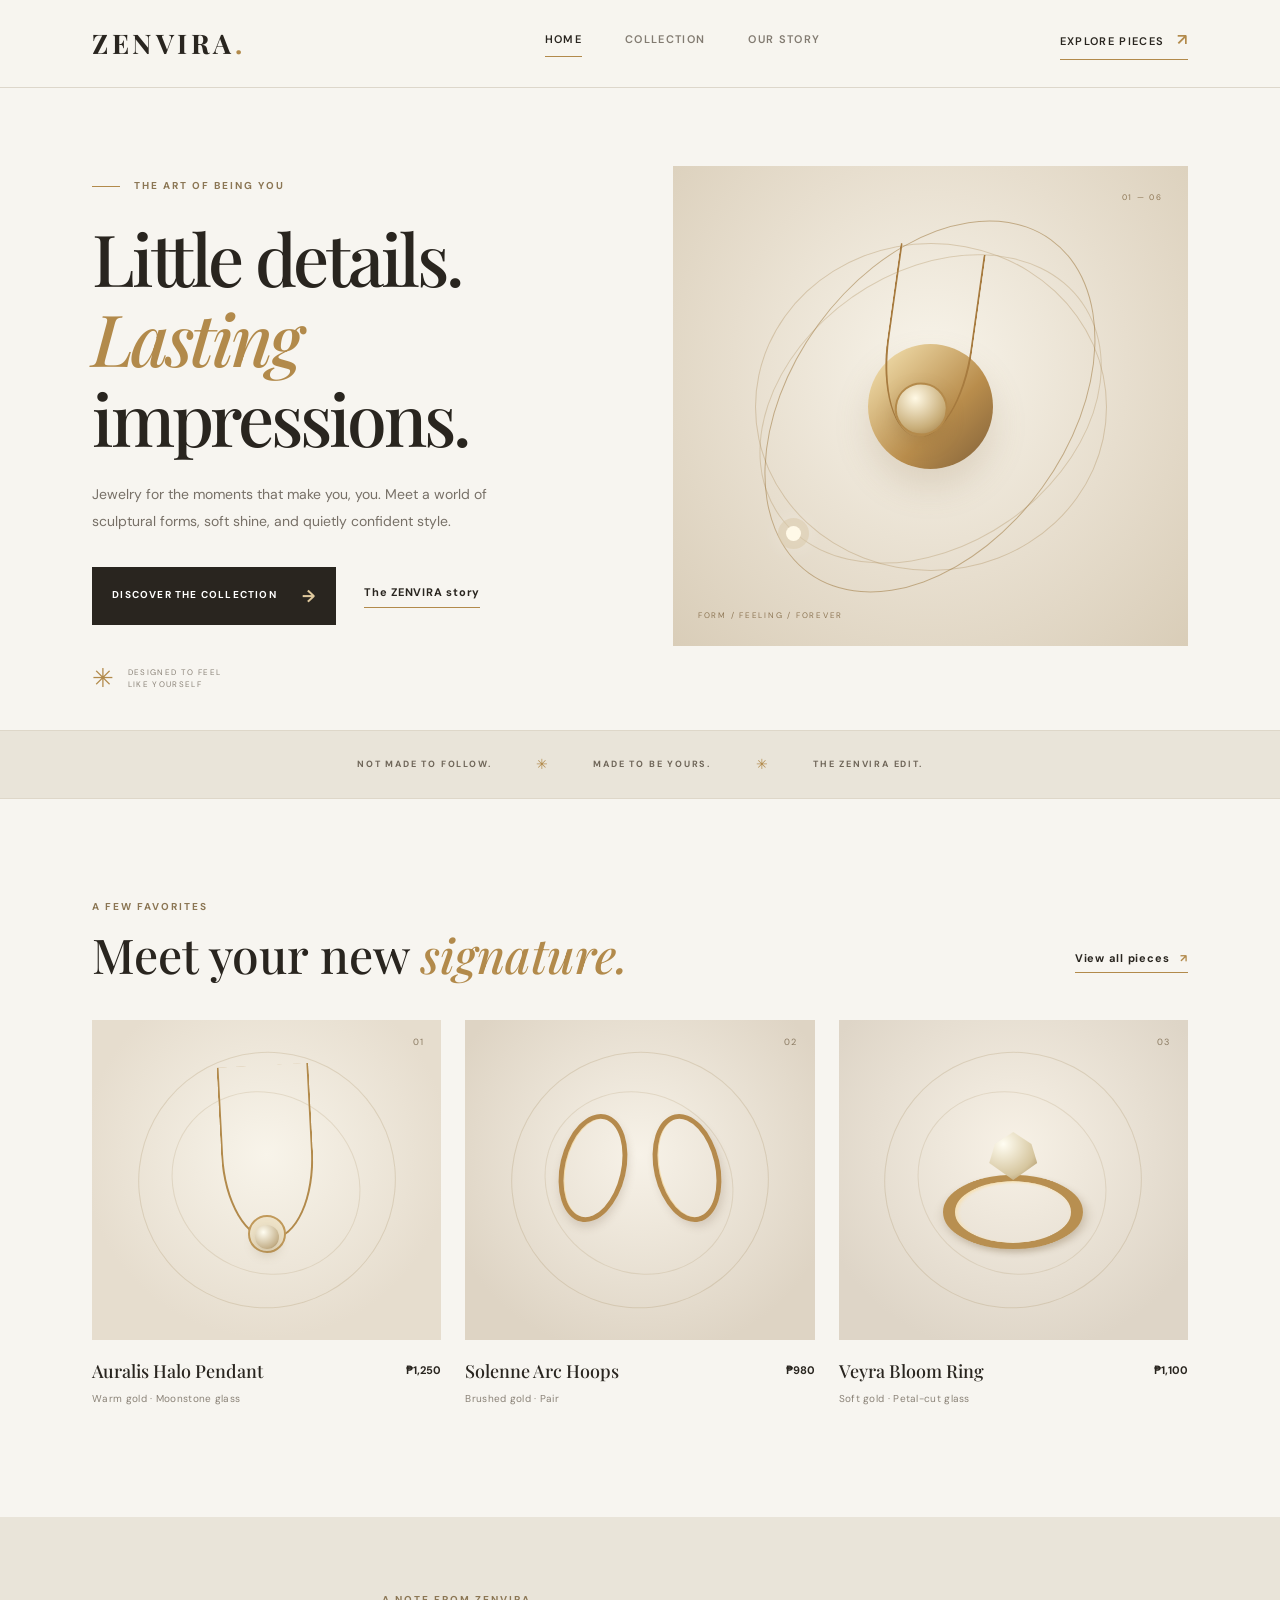
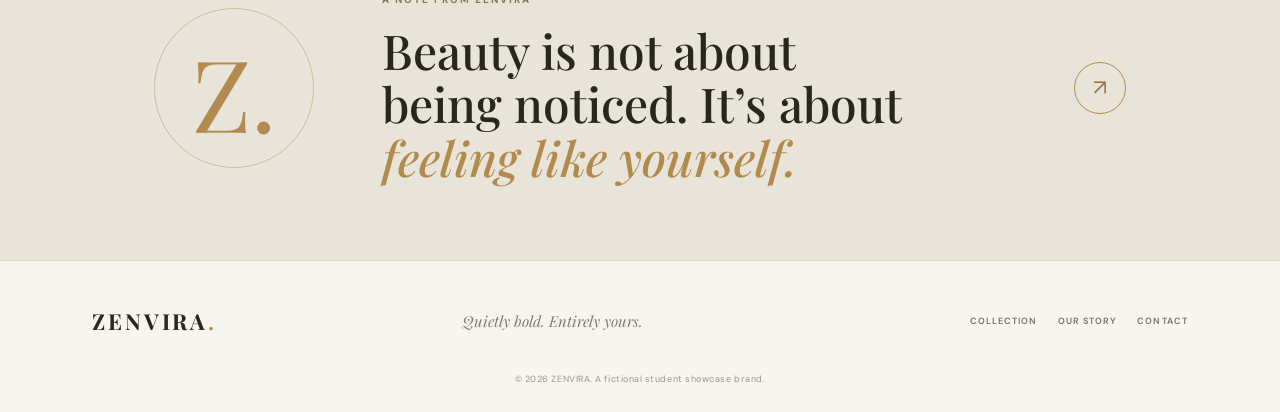
<file: index.html>
<!DOCTYPE html>
<html lang="en">
<head>
  <meta charset="UTF-8">
  <meta name="viewport" content="width=device-width, initial-scale=1.0">
  <meta name="description" content="Discover ZENVIRA, an original fictional jewelry collection shaped by quiet elegance and modern artistry.">
  <title>ZENVIRA | Jewelry, Reimagined</title>
  <link rel="stylesheet" href="css/style.css">
</head>
<body>
  <header class="site-header">
    <a class="brand" href="index.html" aria-label="ZENVIRA home">ZENVIRA<span>.</span></a>
    <nav class="main-nav" aria-label="Main navigation">
      <a class="active" href="index.html">Home</a>
      <a href="gallery.html">Collection</a>
      <a href="about.html">Our Story</a>
    </nav>
    <a class="header-link" href="gallery.html">Explore pieces <span>↗</span></a>
  </header>

  <main>
    <section class="hero">
      <div class="hero-copy">
        <p class="eyebrow"><span class="eyebrow-line"></span> THE ART OF BEING YOU</p>
        <h1>Little details.<br><em>Lasting</em> impressions.</h1>
        <p class="hero-description">Jewelry for the moments that make you, you. Meet a world of sculptural forms, soft shine, and quietly confident style.</p>
        <div class="hero-actions">
          <a class="button button-dark" href="gallery.html">Discover the collection <span>→</span></a>
          <a class="text-link" href="about.html">The ZENVIRA story</a>
        </div>
        <div class="hero-note"><span class="note-star">✳</span><span>DESIGNED TO FEEL<br>LIKE YOURSELF</span></div>
      </div>
      <div class="hero-art" aria-label="Abstract golden jewelry-inspired artwork">
        <div class="art-orbit orbit-one"></div>
        <div class="art-orbit orbit-two"></div>
        <div class="art-sun"></div>
        <div class="art-pendant"><span></span></div>
        <div class="art-stone"></div>
        <div class="art-caption">FORM / FEELING / FOREVER</div>
        <div class="art-index">01 — 06</div>
      </div>
    </section>

    <section class="intro-strip">
      <p>NOT MADE TO FOLLOW.</p>
      <span class="strip-symbol">✳</span>
      <p>MADE TO BE YOURS.</p>
      <span class="strip-symbol">✳</span>
      <p>THE ZENVIRA EDIT.</p>
    </section>

    <section class="featured section-wrap">
      <div class="section-heading">
        <div><p class="eyebrow">A FEW FAVORITES</p><h2>Meet your new <em>signature.</em></h2></div>
        <a class="text-link" href="gallery.html">View all pieces <span>↗</span></a>
      </div>
      <div class="product-grid">
        <article class="product-card">
          <a class="product-art art-pendant-card" href="gallery.html#auralis" aria-label="View Auralis Halo Pendant"><span class="jewel-chain"></span><span class="jewel-loop"></span><span class="jewel-gem"></span><span class="art-number">01</span></a>
          <div class="product-info"><div><h3>Auralis Halo Pendant</h3><p>Warm gold · Moonstone glass</p></div><span class="price">₱1,250</span></div>
        </article>
        <article class="product-card">
          <a class="product-art art-earrings-card" href="gallery.html#solenne" aria-label="View Solenne Arc Hoops"><span class="hoop hoop-left"></span><span class="hoop hoop-right"></span><span class="art-number">02</span></a>
          <div class="product-info"><div><h3>Solenne Arc Hoops</h3><p>Brushed gold · Pair</p></div><span class="price">₱980</span></div>
        </article>
        <article class="product-card">
          <a class="product-art art-ring-card" href="gallery.html#veyra" aria-label="View Veyra Bloom Ring"><span class="ring-band"></span><span class="ring-stone"></span><span class="art-number">03</span></a>
          <div class="product-info"><div><h3>Veyra Bloom Ring</h3><p>Soft gold · Petal-cut glass</p></div><span class="price">₱1,100</span></div>
        </article>
      </div>
    </section>

    <section class="manifesto">
      <div class="manifesto-mark">Z.</div>
      <div><p class="eyebrow">A NOTE FROM ZENVIRA</p><h2>Beauty is not about<br>being noticed. It’s about<br><em>feeling like yourself.</em></h2></div>
      <a class="circle-link" href="about.html" aria-label="Read our story">↗</a>
    </section>
  </main>

  <footer class="site-footer">
    <a class="brand footer-brand" href="index.html">ZENVIRA<span>.</span></a>
    <p>Quietly bold. Entirely yours.</p>
    <div class="footer-links"><a href="gallery.html">Collection</a><a href="about.html">Our story</a><a href="mailto:hello@zenvira.example">Contact</a></div>
    <small>© 2026 ZENVIRA. A fictional student showcase brand.</small>
  </footer>
</body>
</html>
</file>
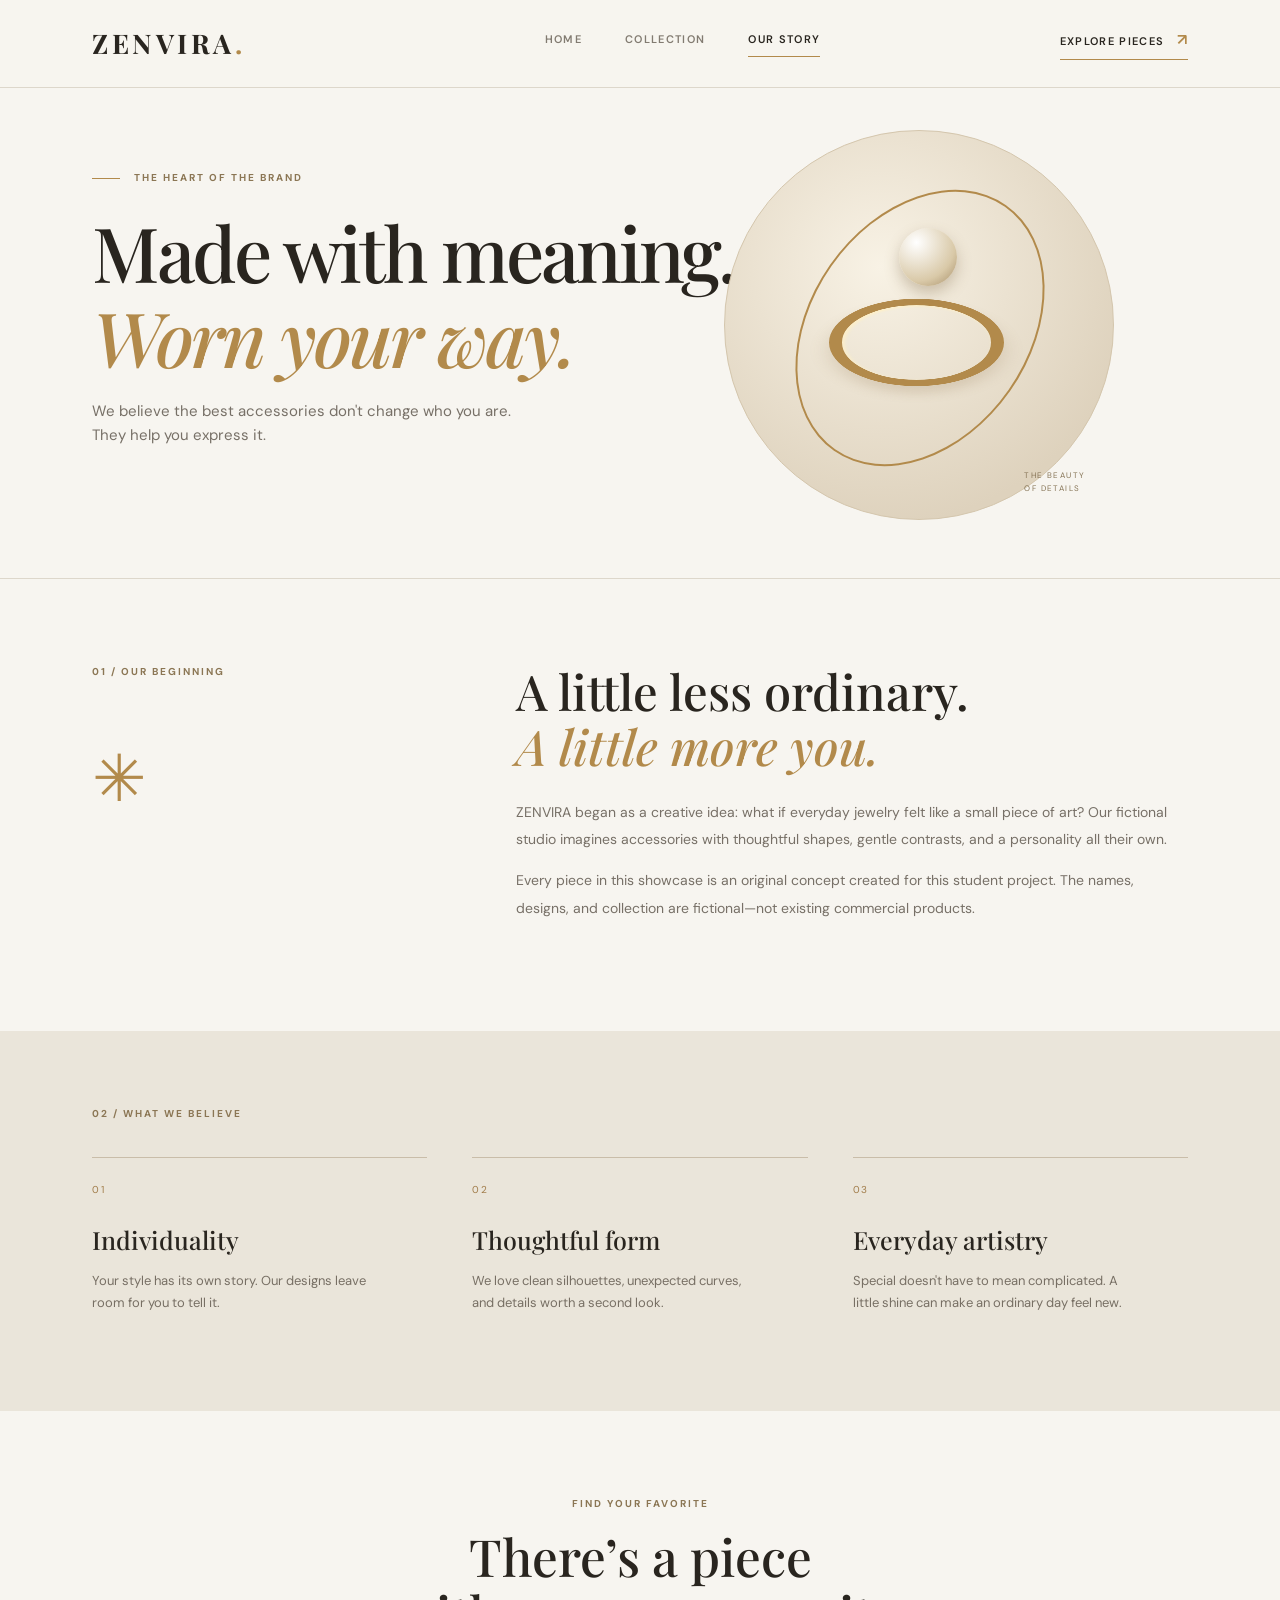
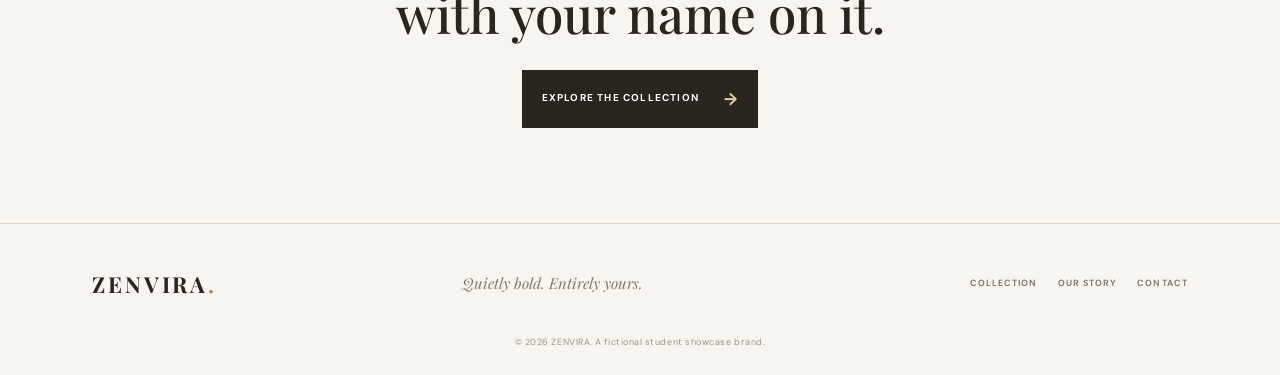
<file: about.html>
<!DOCTYPE html>
<html lang="en">
<head>
  <meta charset="UTF-8">
  <meta name="viewport" content="width=device-width, initial-scale=1.0">
  <meta name="description" content="Learn about the inspiration and design philosophy behind fictional jewelry brand ZENVIRA.">
  <title>Our Story | ZENVIRA</title>
  <link rel="stylesheet" href="css/style.css">
</head>
<body>
  <header class="site-header">
    <a class="brand" href="index.html">ZENVIRA<span>.</span></a>
    <nav class="main-nav" aria-label="Main navigation"><a href="index.html">Home</a><a href="gallery.html">Collection</a><a class="active" href="about.html">Our Story</a></nav>
    <a class="header-link" href="gallery.html">Explore pieces <span>↗</span></a>
  </header>
  <main>
    <section class="page-hero about-hero">
      <p class="eyebrow"><span class="eyebrow-line"></span> THE HEART OF THE BRAND</p>
      <h1>Made with meaning.<br><em>Worn your way.</em></h1>
      <p>We believe the best accessories don't change who you are. They help you express it.</p>
      <div class="about-art" aria-hidden="true"><div class="about-ring"></div><div class="about-pearl"></div><div class="about-arc"></div><span>THE BEAUTY<br>OF DETAILS</span></div>
    </section>
    <section class="story-section section-wrap">
      <div class="story-label"><p class="eyebrow">01 / OUR BEGINNING</p><span class="big-asterisk">✳</span></div>
      <div class="story-copy"><h2>A little less ordinary.<br><em>A little more you.</em></h2><p>ZENVIRA began as a creative idea: what if everyday jewelry felt like a small piece of art? Our fictional studio imagines accessories with thoughtful shapes, gentle contrasts, and a personality all their own.</p><p>Every piece in this showcase is an original concept created for this student project. The names, designs, and collection are fictional—not existing commercial products.</p></div>
    </section>
    <section class="values-section">
      <div class="section-wrap">
        <p class="eyebrow">02 / WHAT WE BELIEVE</p>
        <div class="values-grid">
          <article><span>01</span><h3>Individuality</h3><p>Your style has its own story. Our designs leave room for you to tell it.</p></article>
          <article><span>02</span><h3>Thoughtful form</h3><p>We love clean silhouettes, unexpected curves, and details worth a second look.</p></article>
          <article><span>03</span><h3>Everyday artistry</h3><p>Special doesn't have to mean complicated. A little shine can make an ordinary day feel new.</p></article>
        </div>
      </div>
    </section>
    <section class="about-cta section-wrap"><p class="eyebrow">FIND YOUR FAVORITE</p><h2>There’s a piece<br>with your name on it.</h2><a class="button button-dark" href="gallery.html">Explore the collection <span>→</span></a></section>
  </main>
  <footer class="site-footer"><a class="brand footer-brand" href="index.html">ZENVIRA<span>.</span></a><p>Quietly bold. Entirely yours.</p><div class="footer-links"><a href="gallery.html">Collection</a><a href="about.html">Our story</a><a href="mailto:hello@zenvira.example">Contact</a></div><small>© 2026 ZENVIRA. A fictional student showcase brand.</small></footer>
</body>
</html>
</file>
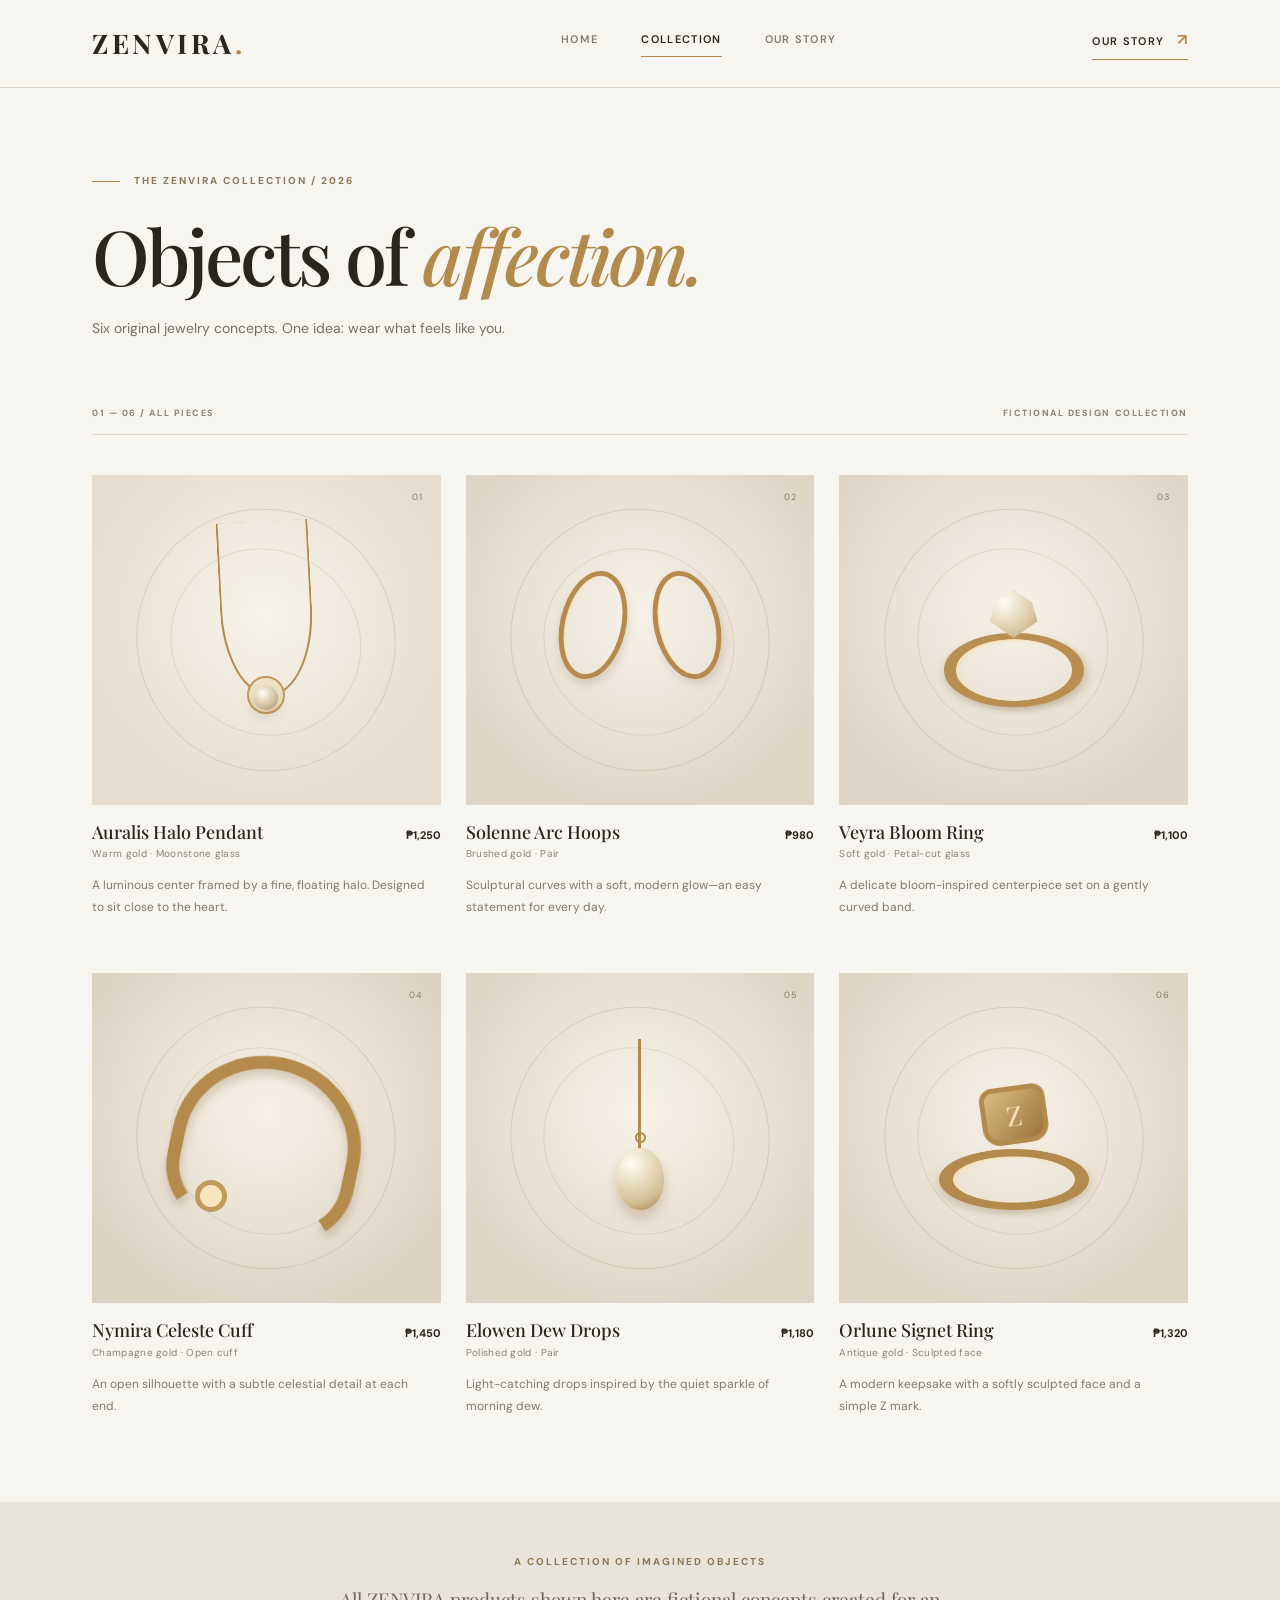
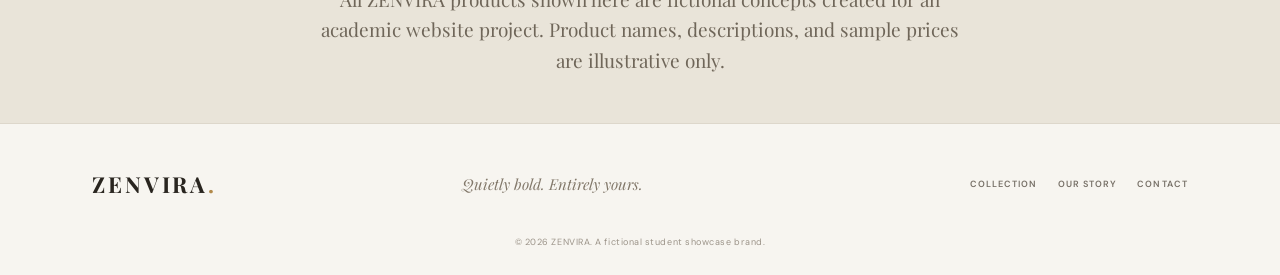
<file: gallery.html>
<!DOCTYPE html>
<html lang="en">
<head>
  <meta charset="UTF-8">
  <meta name="viewport" content="width=device-width, initial-scale=1.0">
  <meta name="description" content="Explore the original fictional jewelry concepts in the ZENVIRA collection.">
  <title>The Collection | ZENVIRA</title>
  <link rel="stylesheet" href="css/style.css">
</head>
<body>
  <header class="site-header">
    <a class="brand" href="index.html">ZENVIRA<span>.</span></a>
    <nav class="main-nav" aria-label="Main navigation"><a href="index.html">Home</a><a class="active" href="gallery.html">Collection</a><a href="about.html">Our Story</a></nav>
    <a class="header-link" href="about.html">Our story <span>↗</span></a>
  </header>
  <main>
    <section class="gallery-heading section-wrap">
      <p class="eyebrow"><span class="eyebrow-line"></span> THE ZENVIRA COLLECTION / 2026</p>
      <h1>Objects of <em>affection.</em></h1>
      <p>Six original jewelry concepts. One idea: wear what feels like you.</p>
      <div class="collection-meta"><span>01 — 06 / ALL PIECES</span><span>FICTIONAL DESIGN COLLECTION</span></div>
    </section>
    <section class="gallery-grid section-wrap">
      <article class="gallery-card" id="auralis"><div class="product-art art-pendant-card"><span class="jewel-chain"></span><span class="jewel-loop"></span><span class="jewel-gem"></span><span class="art-number">01</span></div><div class="product-info"><div><h2>Auralis Halo Pendant</h2><p>Warm gold · Moonstone glass</p></div><span class="price">₱1,250</span></div><p class="product-description">A luminous center framed by a fine, floating halo. Designed to sit close to the heart.</p></article>
      <article class="gallery-card" id="solenne"><div class="product-art art-earrings-card"><span class="hoop hoop-left"></span><span class="hoop hoop-right"></span><span class="art-number">02</span></div><div class="product-info"><div><h2>Solenne Arc Hoops</h2><p>Brushed gold · Pair</p></div><span class="price">₱980</span></div><p class="product-description">Sculptural curves with a soft, modern glow—an easy statement for every day.</p></article>
      <article class="gallery-card" id="veyra"><div class="product-art art-ring-card"><span class="ring-band"></span><span class="ring-stone"></span><span class="art-number">03</span></div><div class="product-info"><div><h2>Veyra Bloom Ring</h2><p>Soft gold · Petal-cut glass</p></div><span class="price">₱1,100</span></div><p class="product-description">A delicate bloom-inspired centerpiece set on a gently curved band.</p></article>
      <article class="gallery-card" id="nymira"><div class="product-art art-cuff-card"><span class="cuff-shape"></span><span class="cuff-glint"></span><span class="art-number">04</span></div><div class="product-info"><div><h2>Nymira Celeste Cuff</h2><p>Champagne gold · Open cuff</p></div><span class="price">₱1,450</span></div><p class="product-description">An open silhouette with a subtle celestial detail at each end.</p></article>
      <article class="gallery-card" id="elowen"><div class="product-art art-drop-card"><span class="drop-line"></span><span class="drop-gem"></span><span class="drop-second"></span><span class="art-number">05</span></div><div class="product-info"><div><h2>Elowen Dew Drops</h2><p>Polished gold · Pair</p></div><span class="price">₱1,180</span></div><p class="product-description">Light-catching drops inspired by the quiet sparkle of morning dew.</p></article>
      <article class="gallery-card" id="orlune"><div class="product-art art-sign-card"><span class="signet-band"></span><span class="signet-face">Z</span><span class="art-number">06</span></div><div class="product-info"><div><h2>Orlune Signet Ring</h2><p>Antique gold · Sculpted face</p></div><span class="price">₱1,320</span></div><p class="product-description">A modern keepsake with a softly sculpted face and a simple Z mark.</p></article>
    </section>
    <section class="collection-note"><p class="eyebrow">A COLLECTION OF IMAGINED OBJECTS</p><p>All ZENVIRA products shown here are fictional concepts created for an academic website project. Product names, descriptions, and sample prices are illustrative only.</p></section>
  </main>
  <footer class="site-footer"><a class="brand footer-brand" href="index.html">ZENVIRA<span>.</span></a><p>Quietly bold. Entirely yours.</p><div class="footer-links"><a href="gallery.html">Collection</a><a href="about.html">Our story</a><a href="mailto:hello@zenvira.example">Contact</a></div><small>© 2026 ZENVIRA. A fictional student showcase brand.</small></footer>
</body>
</html>
</file>
<file: css/style.css>
/* ZENVIRA — original jewelry showcase
   Built with HTML5 and CSS3 only. No JavaScript or frameworks. */
@import url('https://fonts.googleapis.com/css2?family=DM+Sans:wght@400;500;600;700&family=Playfair+Display:ital,wght@0,500;0,600;0,700;1,500;1,600&display=swap');

:root{--ink:#29251f;--muted:#777067;--paper:#f7f5f0;--cream:#eee9df;--gold:#b28a4b;--gold-light:#dfc99d;--line:#ddd7cb;--white:#fffdfa;--serif:'Playfair Display',Georgia,serif;--sans:'DM Sans',Arial,sans-serif}
*{box-sizing:border-box}
html{scroll-behavior:smooth}
body{margin:0;background:var(--paper);color:var(--ink);font-family:var(--sans);font-size:15px;line-height:1.65}
a{color:inherit;text-decoration:none}
.site-header{height:88px;padding:0 7.2%;display:flex;align-items:center;justify-content:space-between;border-bottom:1px solid var(--line);background:rgba(247,245,240,.96)}
.brand{font-family:var(--serif);font-size:27px;font-weight:700;letter-spacing:.13em}
.brand span{color:var(--gold)}
.main-nav{display:flex;gap:43px;margin-left:60px}
.main-nav a,.header-link,.footer-links a{font-size:11px;letter-spacing:.12em;text-transform:uppercase;font-weight:600}
.main-nav a{color:#827b71;transition:color .2s}
.main-nav a:hover,.main-nav a.active{color:var(--ink)}
.main-nav a.active:after{content:"";display:block;height:1px;background:var(--gold);margin-top:7px}
.header-link{border-bottom:1px solid var(--gold);padding-bottom:5px}
.header-link span{color:var(--gold);font-size:16px;margin-left:8px}
.hero{min-height:630px;display:grid;grid-template-columns:1fr 1fr;padding:65px 7.2% 70px;gap:6%;align-items:center}
.hero-copy{position:relative;padding:25px 0 35px}
.eyebrow{font-size:10px;letter-spacing:.2em;font-weight:700;color:#8b7654;margin:0 0 22px}
.eyebrow-line{display:inline-block;width:28px;height:1px;background:var(--gold);vertical-align:middle;margin-right:10px}
h1,h2,h3,p{margin-top:0}
h1,h2{font-family:var(--serif);font-weight:500;line-height:1.12}
.hero h1{font-size:clamp(48px,5.6vw,76px);letter-spacing:-.045em;margin-bottom:24px}
h1 em,h2 em{font-weight:500;color:var(--gold);font-style:italic}
.hero-description{max-width:430px;color:var(--muted);font-size:14px;line-height:1.9}
.hero-actions{display:flex;align-items:center;gap:28px;margin-top:32px;flex-wrap:wrap}
.button{display:inline-flex;align-items:center;gap:25px;padding:15px 20px;font-size:10px;letter-spacing:.12em;text-transform:uppercase;font-weight:700;transition:transform .2s,background .2s}
.button:hover{transform:translateY(-3px)}
.button-dark{background:var(--ink);color:white}
.button-dark span{color:var(--gold-light);font-size:17px}
.text-link{font-size:11px;font-weight:700;letter-spacing:.07em;border-bottom:1px solid var(--gold);padding-bottom:5px}
.text-link span{color:var(--gold);margin-left:7px}
.hero-note{position:absolute;bottom:-38px;left:0;display:flex;align-items:center;gap:12px;color:#8b8378;font-size:8px;line-height:1.5;letter-spacing:.17em}
.note-star{font-size:26px;color:var(--gold)}
.hero-art{height:480px;position:relative;overflow:hidden;background:#e8e1d4;background-image:radial-gradient(ellipse at 50% 42%,#f8f4ea 0,#e7dece 54%,#d9cdb8 100%)}
.hero-art:before{content:"";position:absolute;width:68%;height:68%;border:1px solid rgba(158,123,67,.3);border-radius:50%;left:16%;top:16%}
.art-orbit{position:absolute;border:1px solid rgba(158,123,67,.55);border-radius:50%;width:54%;height:86%;left:23%;top:7%;transform:rotate(36deg)}
.orbit-two{width:72%;height:57%;left:14%;top:22%;transform:rotate(-35deg);border-color:rgba(158,123,67,.28)}
.art-sun{position:absolute;width:125px;height:125px;border-radius:50%;background:linear-gradient(135deg,#f8e8b8,#b98d4c 60%,#806039);left:calc(50% - 62px);top:calc(50% - 62px);box-shadow:0 18px 35px #8d704533}
.art-pendant{position:absolute;left:calc(50% - 43px);top:17%;width:86px;height:190px;border:2px solid #a77b3f;border-top:0;border-bottom:0;border-radius:0 0 50% 50%;transform:rotate(8deg)}
.art-pendant span{position:absolute;width:53px;height:53px;border:2px solid #b48a4b;border-radius:50%;left:15px;bottom:2px;background:radial-gradient(circle at 35% 30%,#fff9e5,#c8ad78 65%,#9c753e);box-shadow:0 8px 18px #80603944}
.art-stone{position:absolute;width:15px;height:15px;background:#fff9e8;border-radius:50%;left:22%;bottom:22%;box-shadow:0 0 0 8px #d7c5a377,0 0 25px #fff}
.art-caption,.art-index{position:absolute;font-size:8px;letter-spacing:.22em;color:#8e7755}
.art-caption{bottom:24px;left:25px}.art-index{right:25px;top:25px}
.intro-strip{display:flex;align-items:center;justify-content:center;gap:45px;padding:22px 15px;background:#e9e4d9;border-top:1px solid #ded7c9;border-bottom:1px solid #ded7c9}
.intro-strip p{font-size:9px;letter-spacing:.2em;font-weight:700;margin:0;color:#6f6659}
.strip-symbol{font-size:14px;color:var(--gold)}
.section-wrap{padding-left:7.2%;padding-right:7.2%}
.featured{padding-top:100px;padding-bottom:110px}
.section-heading{display:flex;justify-content:space-between;align-items:end;margin-bottom:38px}
.section-heading .eyebrow{margin-bottom:13px}
.section-heading h2{font-size:clamp(32px,4vw,48px);margin:0}
.section-heading>.text-link{margin-bottom:9px}
.product-grid{display:grid;grid-template-columns:repeat(3,1fr);gap:24px}
.product-art{height:320px;display:block;position:relative;overflow:hidden;background:#eae4d9}
.product-art:before{content:"";position:absolute;inset:10% 13%;border:1px solid rgba(157,126,77,.22);border-radius:50%;transform:rotate(-28deg)}
.product-art:after{content:"";position:absolute;width:55%;height:55%;border:1px solid rgba(157,126,77,.18);border-radius:50%;left:22%;top:23%;transform:rotate(35deg)}
.art-number{position:absolute;right:17px;top:15px;font-size:9px;letter-spacing:.15em;color:#8a7a61;z-index:4}
.art-pendant-card{background:radial-gradient(circle at 50% 42%,#f8f4ea,#e6ddce 72%)}
.jewel-chain{position:absolute;z-index:2;left:calc(50% - 46px);top:14%;width:92px;height:175px;border:2px solid #b28a4b;border-top:0;border-radius:0 0 50% 50%;transform:rotate(-3deg)}
.jewel-loop{position:absolute;z-index:3;left:calc(50% - 19px);top:61%;width:38px;height:38px;border:2px solid #c19a5b;border-radius:50%;background:#eee3c9}
.jewel-gem{position:absolute;z-index:3;left:calc(50% - 12px);top:64%;width:24px;height:24px;border-radius:50%;background:radial-gradient(circle at 35% 30%,#fffdf1,#c5b18b 70%,#9b7d4d);box-shadow:0 5px 12px #7a603944}
.art-earrings-card{background:radial-gradient(circle at 50% 42%,#f7f2e8,#ded4c4 80%)}
.hoop{position:absolute;z-index:2;top:29%;width:66px;height:110px;border:5px solid #b58a4c;border-radius:50%;box-shadow:inset 1px 0 #f5dca8,2px 5px 8px #76604433}
.hoop-left{left:27%;transform:rotate(13deg)}.hoop-right{right:27%;transform:rotate(-13deg)}
.art-ring-card{background:radial-gradient(circle at 50% 40%,#f7f1e6,#ded5c7 80%)}
.ring-band{position:absolute;z-index:2;width:140px;height:140px;border:12px solid #b88f50;border-radius:50%;left:calc(50% - 70px);top:38%;transform:rotateX(58deg);box-shadow:inset 2px 2px 4px #f7dfac,2px 7px 12px #79603b55}
.ring-stone{position:absolute;z-index:3;width:48px;height:48px;left:calc(50% - 24px);top:35%;background:radial-gradient(circle at 30% 25%,#fffdf2,#d6c69f 65%,#9e8253);clip-path:polygon(50% 0,88% 25%,100% 65%,50% 100%,0 65%,12% 25%);filter:drop-shadow(0 5px 4px #80603955)}
.product-info{display:flex;justify-content:space-between;gap:10px;align-items:start;padding-top:17px}
.product-info h3,.product-info h2{font-family:var(--serif);font-size:18px;font-weight:500;margin:0 0 4px}
.product-info p{font-size:10px;color:#8a8277;margin:0;letter-spacing:.03em}
.price{font-size:11px;font-weight:700;white-space:nowrap;padding-top:4px}
.manifesto{background:#e9e4d9;padding:75px 12%;display:flex;align-items:center;gap:7%;position:relative}
.manifesto-mark{font-family:var(--serif);font-size:100px;color:#b38b50;border:1px solid #cdbb9b;border-radius:50%;width:160px;height:160px;display:grid;place-items:center;flex-shrink:0}
.manifesto .eyebrow{margin-bottom:15px}
.manifesto h2{font-size:clamp(30px,4vw,48px);margin:0}
.circle-link{margin-left:auto;border:1px solid #b28a4b;border-radius:50%;width:52px;height:52px;display:grid;place-items:center;font-size:22px;color:#9d7845;flex-shrink:0}
.site-footer{padding:42px 7.2% 25px;display:grid;grid-template-columns:1fr 1fr 1fr;align-items:center;gap:15px;border-top:1px solid var(--line)}
.footer-brand{font-size:22px}.site-footer>p{font-family:var(--serif);font-style:italic;color:#82786a;margin:0;font-size:15px}
.footer-links{display:flex;justify-content:flex-end;gap:20px}.footer-links a{font-size:9px;color:#777067}
.site-footer small{grid-column:1/-1;text-align:center;color:#9b9388;font-size:9px;letter-spacing:.06em;margin-top:18px}
.page-hero{padding:82px 7.2% 65px;position:relative;overflow:hidden}
.page-hero h1,.gallery-heading h1{font-size:clamp(48px,6vw,76px);letter-spacing:-.04em;margin-bottom:20px}
.page-hero>p:not(.eyebrow),.gallery-heading>p:not(.eyebrow){color:var(--muted);max-width:450px}
.about-hero{min-height:490px}
.about-art{position:absolute;width:390px;height:390px;right:13%;top:42px;border-radius:50%;background:radial-gradient(circle at 40% 35%,#f8f2e5,#ded2bd 75%);border:1px solid #d4c6ad}
.about-ring{position:absolute;width:175px;height:175px;border:13px solid #b28a4b;border-radius:50%;left:27%;top:32%;transform:rotateX(60deg);box-shadow:inset 2px 2px 4px #fff0c5,0 15px 20px #8d704533}
.about-pearl{position:absolute;width:58px;height:58px;border-radius:50%;background:radial-gradient(circle at 30% 25%,#fff,#d9c9a8 65%,#a48b64);left:45%;top:25%;box-shadow:0 7px 15px #79603b55}
.about-arc{position:absolute;width:220px;height:300px;border:2px solid #b28a4b;border-radius:50%;left:22%;top:12%;transform:rotate(35deg)}
.about-art span{position:absolute;bottom:24px;right:27px;font-size:8px;letter-spacing:.18em;line-height:1.6;color:#867456}
.story-section{display:grid;grid-template-columns:1fr 2fr;gap:8%;padding-top:85px;padding-bottom:95px;border-top:1px solid var(--line)}
.story-label .eyebrow{margin-bottom:45px}
.big-asterisk{font-size:65px;color:var(--gold)}
.story-copy h2{font-size:clamp(34px,4vw,49px);margin-bottom:25px}
.story-copy p{max-width:660px;color:var(--muted);line-height:1.95;font-size:14px}
.values-section{background:#eae5da;padding:75px 0 85px}
.values-section .eyebrow{margin-bottom:35px}
.values-grid{display:grid;grid-template-columns:repeat(3,1fr);gap:45px}
.values-grid article{border-top:1px solid #c9bda9;padding-top:18px}
.values-grid article span{font-size:10px;color:#a07b48;letter-spacing:.15em}
.values-grid h3{font-family:var(--serif);font-weight:500;font-size:25px;margin:18px 0 10px}
.values-grid p{font-size:13px;color:#776f64;max-width:290px}
.about-cta{text-align:center;padding-top:85px;padding-bottom:95px}
.about-cta .eyebrow{margin-bottom:15px}
.about-cta h2{font-size:clamp(36px,4vw,52px);margin-bottom:27px}
.gallery-heading{padding-top:85px;padding-bottom:40px}
.gallery-heading>p:not(.eyebrow){font-size:14px}
.collection-meta{display:flex;justify-content:space-between;border-bottom:1px solid var(--line);padding:28px 0 13px;margin-top:38px;font-size:9px;letter-spacing:.17em;color:#8b8173;font-weight:700}
.gallery-grid{display:grid;grid-template-columns:repeat(3,1fr);gap:55px 25px;padding-bottom:85px}
.gallery-card .product-art{height:330px}
.gallery-card .product-info h2{font-size:18px}
.product-description{font-size:12px;line-height:1.8;color:#81796e;max-width:340px;margin:13px 0 0}
.art-cuff-card{background:radial-gradient(circle at 50% 42%,#f7f1e6,#ddd3c3 80%)}
.cuff-shape{position:absolute;z-index:2;width:190px;height:180px;left:calc(50% - 95px);top:25%;border:13px solid #b58b4d;border-bottom-color:transparent;border-radius:50% 50% 35% 35%;transform:rotate(12deg);filter:drop-shadow(2px 6px 5px #80603944)}
.cuff-glint{position:absolute;z-index:3;width:22px;height:22px;background:#f5e6bd;border-radius:50%;left:31%;top:64%;box-shadow:0 0 0 5px #c09a5c}
.art-drop-card{background:radial-gradient(circle at 50% 42%,#f8f3e8,#ded4c4 80%)}
.drop-line{position:absolute;z-index:2;left:calc(50% - 2px);top:20%;height:110px;border-left:3px solid #b28a4b}
.drop-gem{position:absolute;z-index:3;width:47px;height:62px;left:calc(50% - 23px);top:53%;border-radius:50% 50% 48% 48%;background:radial-gradient(circle at 30% 25%,#fffdf0,#d2bd91 70%,#9c7a45);box-shadow:0 8px 12px #80603944}
.drop-second{position:absolute;z-index:2;width:11px;height:11px;border:2px solid #b28a4b;border-radius:50%;left:calc(50% - 5px);top:48%}
.art-sign-card{background:radial-gradient(circle at 50% 42%,#f7f1e6,#ded4c4 80%)}
.signet-band{position:absolute;z-index:2;width:150px;height:115px;left:calc(50% - 75px);top:45%;border:14px solid #b28a4b;border-radius:50%;transform:rotateX(58deg);box-shadow:inset 2px 2px 5px #f8dfac,0 8px 12px #80603944}
.signet-face{position:absolute;z-index:3;left:calc(50% - 33px);top:34%;width:66px;height:58px;border:5px solid #b28a4b;border-radius:13px 13px 18px 18px;background:linear-gradient(135deg,#d9bd83,#9c713b);display:grid;place-items:center;color:#f8e8bd;font-family:var(--serif);font-size:27px;transform:rotate(-8deg)}
.collection-note{background:#e9e4d9;text-align:center;padding:52px 20px 48px}
.collection-note .eyebrow{margin-bottom:13px}
.collection-note>p:last-child{font-family:var(--serif);font-size:19px;max-width:650px;margin:0 auto;color:#6f6659;line-height:1.6}
@media(max-width:900px){.site-header{padding:0 5%;}.main-nav{gap:20px;margin-left:0}.header-link{display:none}.hero{padding-left:5%;padding-right:5%;gap:4%}.hero-art{height:400px}.section-wrap{padding-left:5%;padding-right:5%}.about-art{right:5%;width:320px;height:320px}.site-footer{padding-left:5%;padding-right:5%}}
@media(max-width:650px){.site-header{height:auto;min-height:78px;padding:15px 5%;flex-wrap:wrap;gap:12px}.brand{font-size:23px}.main-nav{order:2;width:100%;justify-content:space-between;gap:12px}.main-nav a{font-size:9px}.hero{grid-template-columns:1fr;padding-top:45px;padding-bottom:45px}.hero h1{font-size:54px}.hero-art{height:340px;margin-top:18px}.hero-note{display:none}.intro-strip{gap:13px;flex-wrap:wrap;padding:17px 8px}.intro-strip p{font-size:7px}.strip-symbol{font-size:10px}.featured{padding-top:65px;padding-bottom:70px}.section-heading{align-items:start;gap:18px;flex-direction:column}.product-grid,.gallery-grid{grid-template-columns:1fr;gap:35px}.product-art,.gallery-card .product-art{height:350px}.manifesto{padding:55px 7%;gap:20px;flex-wrap:wrap}.manifesto-mark{width:85px;height:85px;font-size:52px}.manifesto h2{font-size:31px}.circle-link{width:42px;height:42px}.site-footer{grid-template-columns:1fr 1fr}.site-footer>p{display:none}.footer-links{grid-column:2;flex-wrap:wrap;gap:12px}.site-footer small{margin-top:8px}.page-hero{padding:60px 5% 45px}.about-hero{padding-bottom:340px}.about-art{top:auto;bottom:10px;left:50%;right:auto;transform:translateX(-50%);width:290px;height:290px}.story-section{grid-template-columns:1fr;gap:15px;padding-top:55px;padding-bottom:60px}.story-label .eyebrow{margin-bottom:10px}.big-asterisk{font-size:40px}.values-section{padding:55px 0}.values-grid{grid-template-columns:1fr;gap:20px}.values-grid article{padding-top:14px}.gallery-heading{padding-top:60px}.gallery-heading h1,.page-hero h1{font-size:49px}.collection-meta{font-size:7px;gap:10px}.gallery-grid{padding-bottom:55px}.collection-note{padding:40px 7%}.collection-note>p:last-child{font-size:16px}}
</file>
